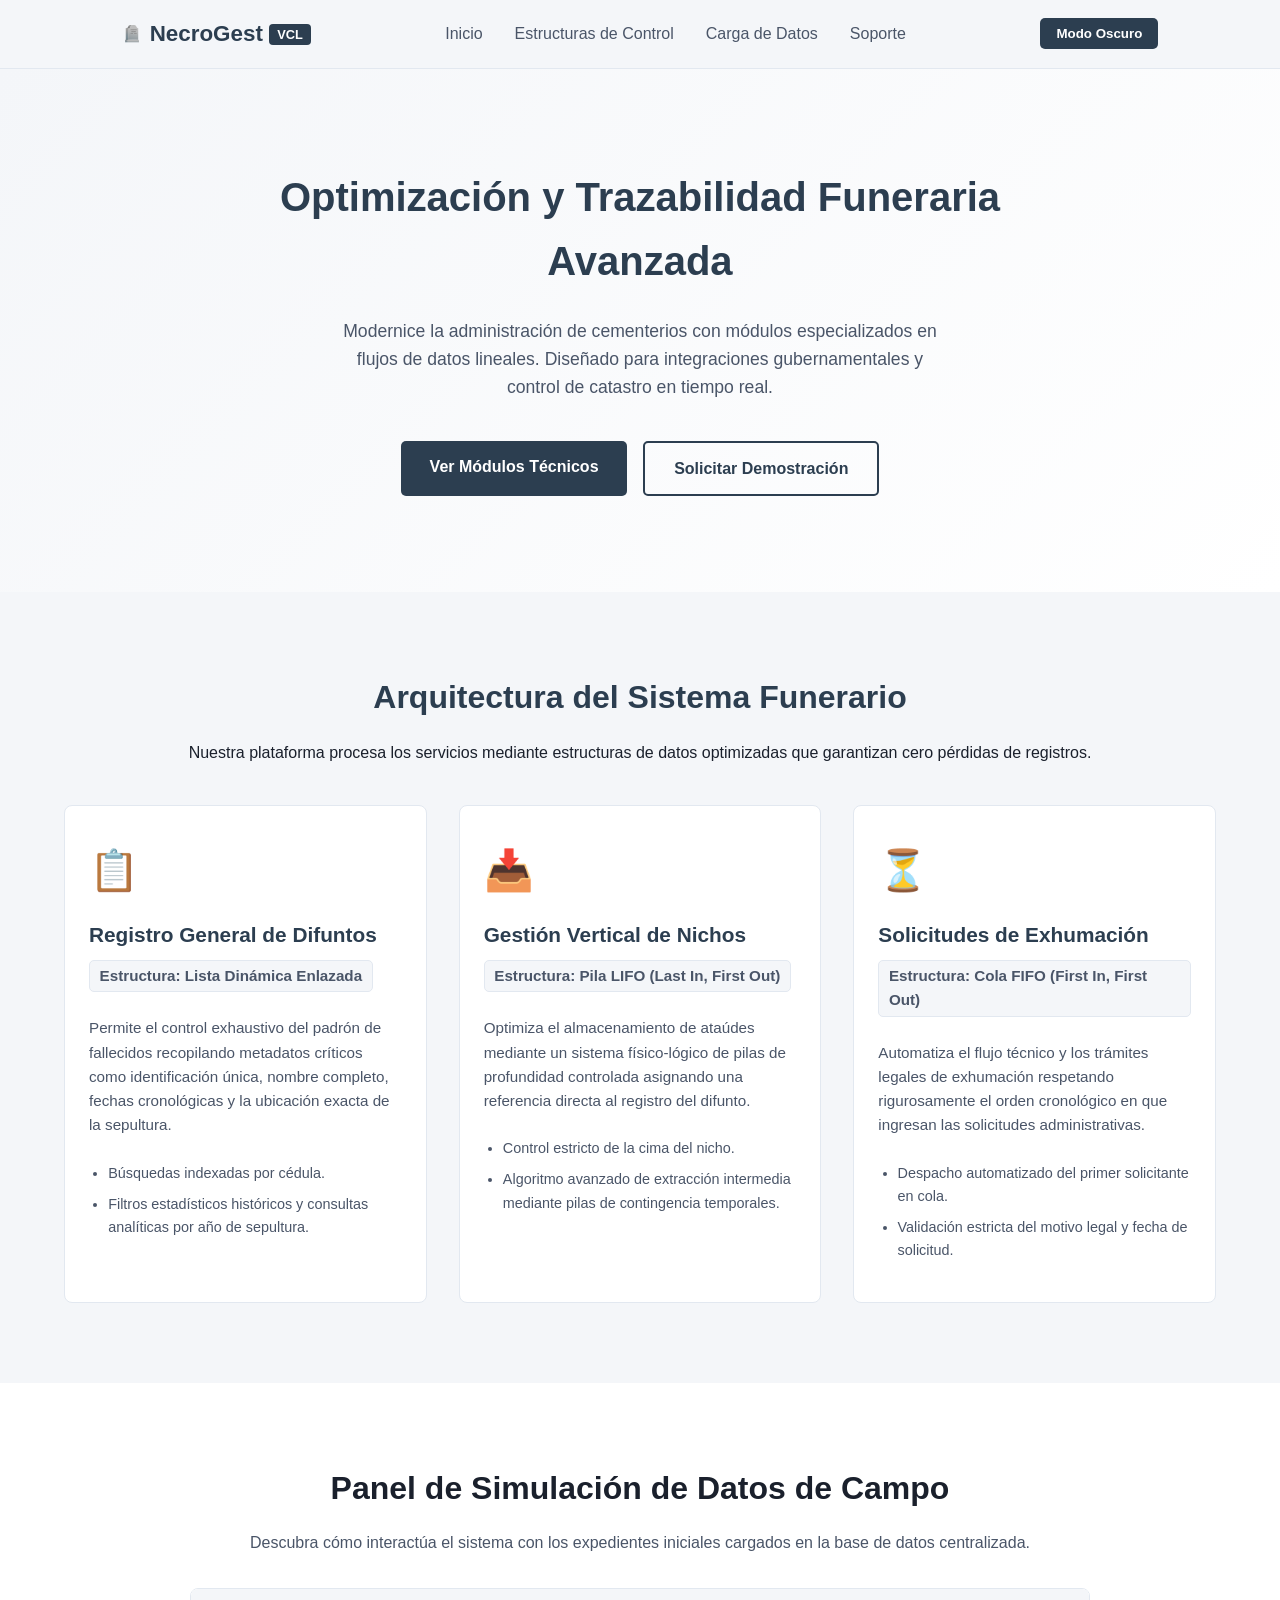
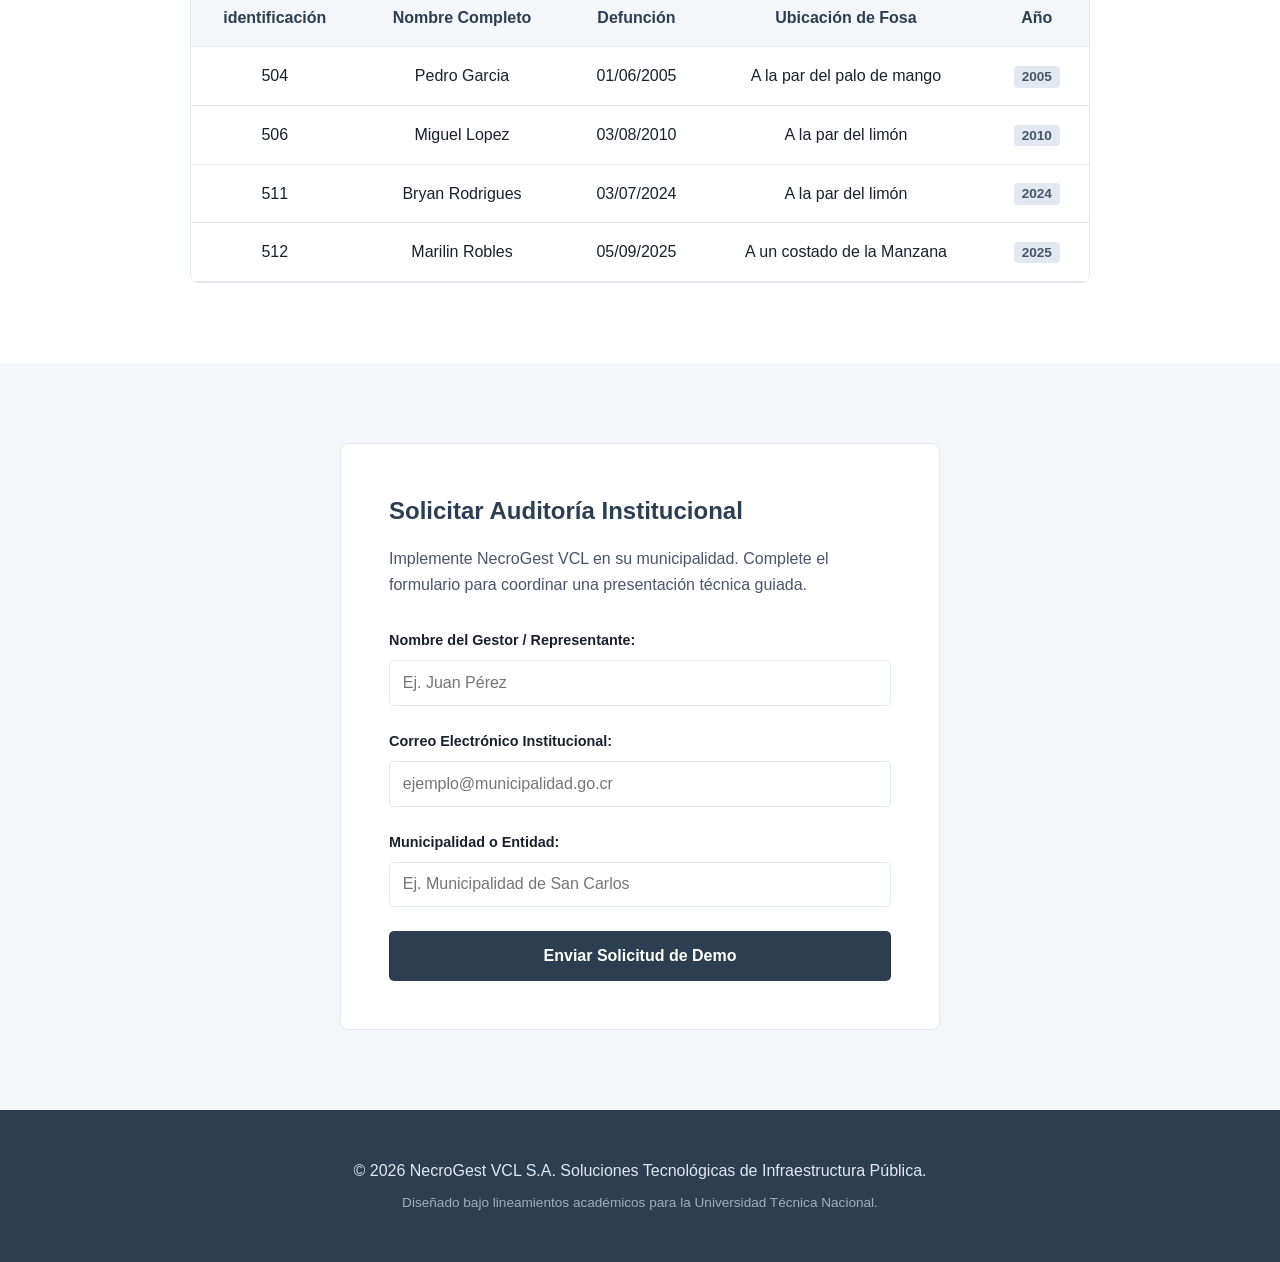
<file: lab01/index.html>
<!DOCTYPE html>
<html lang="es">
<head>
    <meta charset="UTF-8">
    <meta name="viewport" content="width=device-width, initial-scale=1.0">
    <title>NecroGest VCL | Sistema Integrado de Gestión para Camposantos</title>
    <link rel="stylesheet" href="css/styles.css">
    <script src="js/main.js" defer></script>
</head>
<body>

    <header>
        <div class="logo-container">
            <span class="logo-icon">🪦</span>
            <h1>NecroGest <span class="badge">VCL</span></h1>
        </div>
        <nav aria-label="Menú de navegación principal">
            <ul>
                <li><a href="#inicio">Inicio</a></li>
                <li><a href="#estructuras">Estructuras de Control</a></li>
                <li><a href="#datos">Carga de Datos</a></li>
                <li><a href="#contacto">Soporte</a></li>
            </ul>
        </nav>
        <button id="theme-toggle" class="btn-toggle" aria-label="Alternar contraste de color">Modo Oscuro</button>
    </header>

    <main>
        <section id="inicio" class="hero">
            <div class="hero-content">
                <h2>Optimización y Trazabilidad Funeraria Avanzada</h2>
                <p>Modernice la administración de cementerios con módulos especializados en flujos de datos lineales. Diseñado para integraciones gubernamentales y control de catastro en tiempo real.</p>
                <div class="hero-actions">
                    <a href="#estructuras" class="btn-primary">Ver Módulos Técnicos</a>
                    <a href="#contacto" class="btn-secondary">Solicitar Demostración</a>
                </div>
            </div>
        </section>

        <section id="estructuras" class="structures-section">
            <div class="section-header">
                <h2>Arquitectura del Sistema Funerario</h2>
                <p>Nuestra plataforma procesa los servicios mediante estructuras de datos optimizadas que garantizan cero pérdidas de registros.</p>
            </div>

            <div class="grid-container">
                <article class="card">
                    <div class="card-icon">📋</div>
                    <h3>Registro General de Difuntos</h3>
                    <p class="tech-tag">Estructura: Lista Dinámica Enlazada</p>
                    <p>Permite el control exhaustivo del padrón de fallecidos recopilando metadatos críticos como identificación única, nombre completo, fechas cronológicas y la ubicación exacta de la sepultura.</p>
                    <ul>
                        <li>Búsquedas indexadas por cédula.</li>
                        <li>Filtros estadísticos históricos y consultas analíticas por año de sepultura.</li>
                    </ul>
                </article>

                <article class="card">
                    <div class="card-icon">📥</div>
                    <h3>Gestión Vertical de Nichos</h3>
                    <p class="tech-tag">Estructura: Pila LIFO (Last In, First Out)</p>
                    <p>Optimiza el almacenamiento de ataúdes mediante un sistema físico-lógico de pilas de profundidad controlada asignando una referencia directa al registro del difunto.</p>
                    <ul>
                        <li>Control estricto de la cima del nicho.</li>
                        <li>Algoritmo avanzado de extracción intermedia mediante pilas de contingencia temporales.</li>
                    </ul>
                </article>

                <article class="card">
                    <div class="card-icon">⏳</div>
                    <h3>Solicitudes de Exhumación</h3>
                    <p class="tech-tag">Estructura: Cola FIFO (First In, First Out)</p>
                    <p>Automatiza el flujo técnico y los trámites legales de exhumación respetando rigurosamente el orden cronológico en que ingresan las solicitudes administrativas.</p>
                    <ul>
                        <li>Despacho automatizado del primer solicitante en cola.</li>
                        <li>Validación estricta del motivo legal y fecha de solicitud.</li>
                    </ul>
                </article>
            </div>
        </section>

        <section id="datos" class="data-section">
            <h2>Panel de Simulación de Datos de Campo</h2>
            <p>Descubra cómo interactúa el sistema con los expedientes iniciales cargados en la base de datos centralizada.</p>
            
            <div class="table-container">
                <table class="data-table">
                    <thead>
                        <tr>
                            <th>identificación</th>
                            <th>Nombre Completo</th>
                            <th>Defunción</th>
                            <th>Ubicación de Fosa</th>
                            <th>Año</th>
                        </tr>
                    </thead>
                    <tbody>
                        <tr>
                            <td>504</td>
                            <td>Pedro Garcia</td>
                            <td>01/06/2005</td>
                            <td>A la par del palo de mango</td>
                            <td><span class="year-badge">2005</span></td>
                        </tr>
                        <tr>
                            <td>506</td>
                            <td>Miguel Lopez</td>
                            <td>03/08/2010</td>
                            <td>A la par del limón</td>
                            <td><span class="year-badge">2010</span></td>
                        </tr>
                        <tr>
                            <td>511</td>
                            <td>Bryan Rodrigues</td>
                            <td>03/07/2024</td>
                            <td>A la par del limón</td>
                            <td><span class="year-badge">2024</span></td>
                        </tr>
                        <tr>
                            <td>512</td>
                            <td>Marilin Robles</td>
                            <td>05/09/2025</td>
                            <td>A un costado de la Manzana</td>
                            <td><span class="year-badge">2025</span></td>
                        </tr>
                    </tbody>
                </table>
            </div>
        </section>

        <section id="contacto" class="contact-section">
            <div class="contact-card">
                <h2>Solicitar Auditoría Institucional</h2>
                <p>Implemente NecroGest VCL en su municipalidad. Complete el formulario para coordinar una presentación técnica guiada.</p>
                
                <form action="#" method="POST" class="contact-form">
                    <div class="form-group">
                        <label for="nombre">Nombre del Gestor / Representante:</label>
                        <input type="text" id="nombre" name="nombre" required placeholder="Ej. Juan Pérez">
                    </div>
                    <div class="form-group">
                        <label for="email">Correo Electrónico Institucional:</label>
                        <input type="email" id="email" name="email" required placeholder="ejemplo@municipalidad.go.cr">
                    </div>
                    <div class="form-group">
                        <label for="organizacion">Municipalidad o Entidad:</label>
                        <input type="text" id="organizacion" name="organizacion" required placeholder="Ej. Municipalidad de San Carlos">
                    </div>
                    <button type="submit" class="btn-submit">Enviar Solicitud de Demo</button>
                </form>
            </div>
        </section>
    </main>

    <footer>
        <div class="footer-content">
            <p>&copy; 2026 NecroGest VCL S.A. Soluciones Tecnológicas de Infraestructura Pública.</p>
            <p class="footer-subtext">Diseñado bajo lineamientos académicos para la Universidad Técnica Nacional.</p>
        </div>
    </footer>

</body>
</html>
</file>
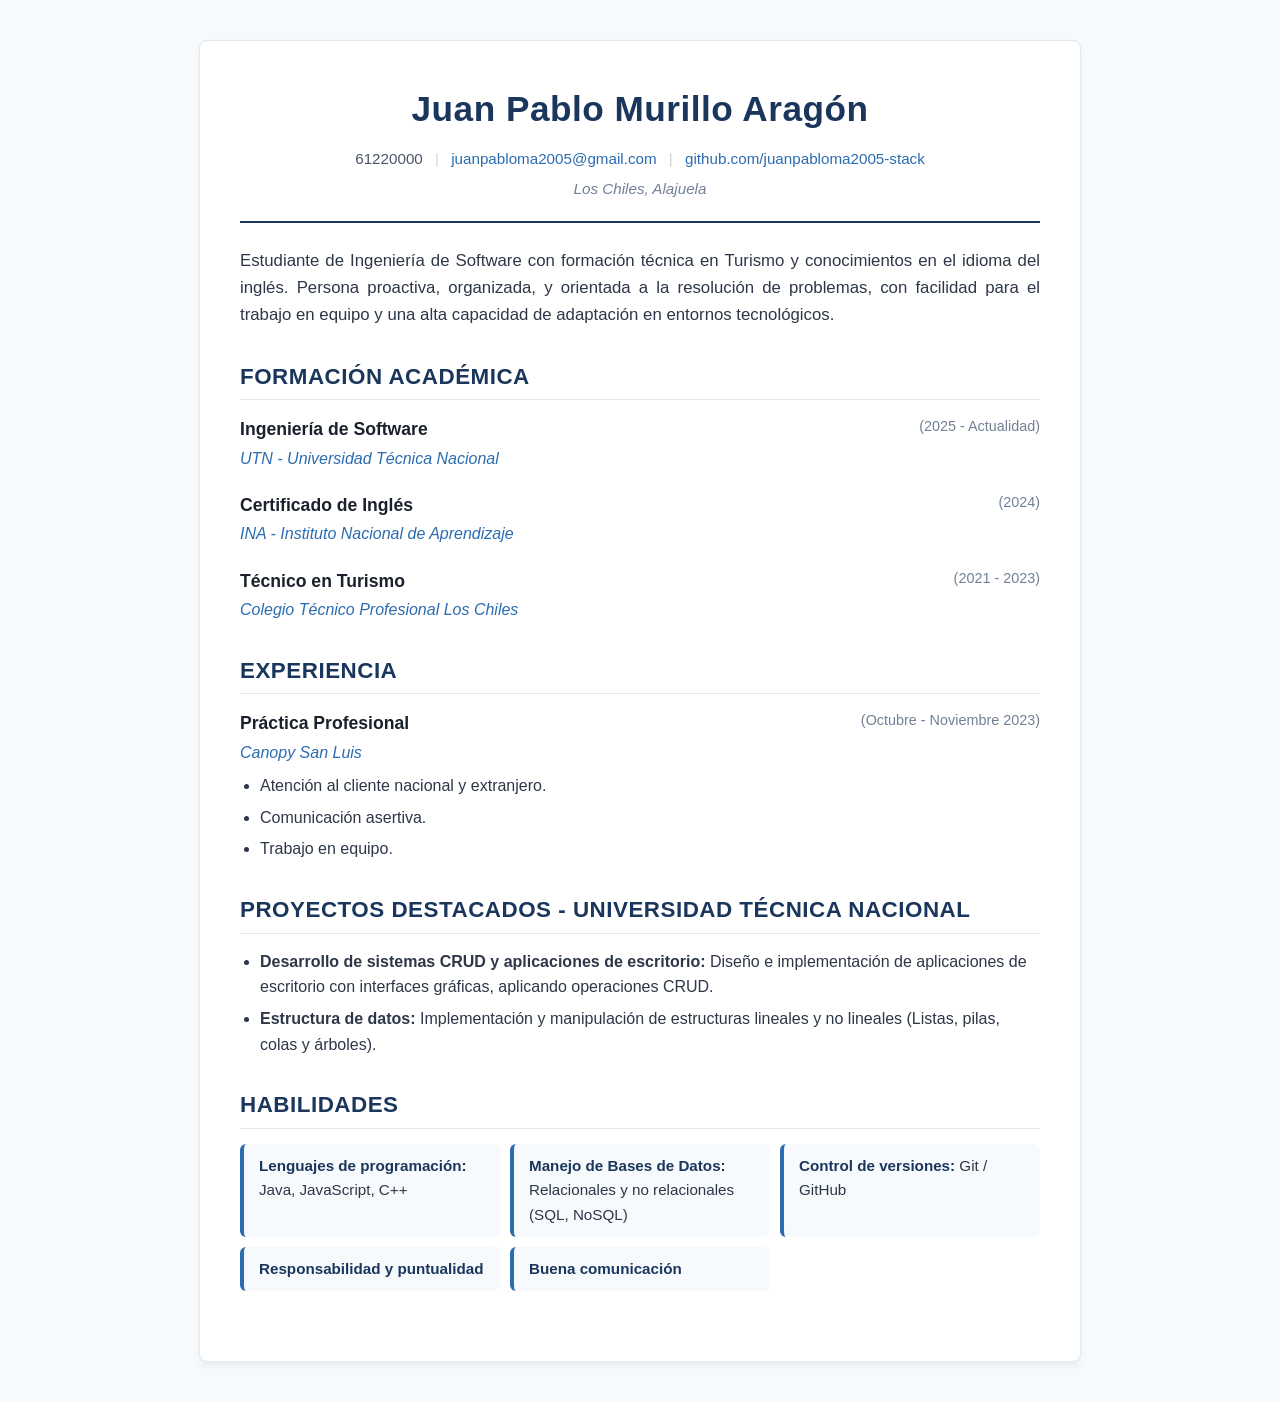
<file: Curriculum.html>
<!DOCTYPE html>
<html lang="es">
<head>
    <meta charset="UTF-8">
    <meta name="viewport" content="width=device-width, initial-scale=1.0">
    <title>CV - Juan Pablo Murillo Aragón</title>
    <style>
        :root {
            --primary-color: #1a365d;
            --secondary-color: #2b6cb0;
            --text-color: #2d3748;
            --bg-color: #f7fafc;
            --card-bg: #ffffff;
            --border-color: #e2e8f0;
        }

        body {
            font-family: 'Segoe UI', Tahoma, Geneva, Verdana, sans-serif;
            line-height: 1.6;
            background-color: var(--bg-color);
            color: var(--text-color);
            margin: 0;
            padding: 0;
        }

        .container {
            max-width: 800px;
            margin: 40px auto;
            background: var(--card-bg);
            padding: 40px;
            border-radius: 8px;
            box-shadow: 0 4px 6px rgba(0, 0, 0, 0.05);
            border: 1px solid var(--border-color);
        }

        header {
            text-align: center;
            border-bottom: 2px solid var(--primary-color);
            padding-bottom: 20px;
            margin-bottom: 25px;
        }

        header h1 {
            color: var(--primary-color);
            margin: 0 0 10px 0;
            font-size: 2.2rem;
            letter-spacing: 0.5px;
        }

        .contact-info {
            font-size: 0.95rem;
            color: #4a5568;
        }

        .contact-info a {
            color: var(--secondary-color);
            text-decoration: none;
            font-weight: 500;
        }

        .contact-info a:hover {
            text-decoration: underline;
        }

        .divider {
            margin: 0 8px;
            color: #cbd5e0;
        }

        .location {
            margin-top: 5px;
            font-style: italic;
            color: #718096;
        }

        .profile-summary {
            font-size: 1.05rem;
            text-align: justify;
            margin-bottom: 30px;
        }

        section {
            margin-bottom: 30px;
        }

        h2 {
            color: var(--primary-color);
            font-size: 1.4rem;
            border-bottom: 1px solid var(--border-color);
            padding-bottom: 5px;
            margin-bottom: 15px;
            text-transform: uppercase;
            letter-spacing: 0.5px;
        }

        .entry {
            margin-bottom: 20px;
        }

        .entry-title {
            font-weight: bold;
            font-size: 1.1rem;
            color: #1a202c;
            display: flex;
            justify-content: space-between;
            flex-wrap: wrap;
        }

        .entry-subtitle {
            font-style: italic;
            color: var(--secondary-color);
            margin: 2px 0 8px 0;
        }

        .date {
            font-weight: normal;
            font-size: 0.9rem;
            color: #718096;
        }

        ul {
            margin: 5px 0 0 0;
            padding-left: 20px;
        }

        li {
            margin-bottom: 6px;
        }

        .skills-list {
            list-style-type: none;
            padding: 0;
            display: grid;
            grid-template-columns: repeat(auto-fill, minmax(240px, 1fr));
            gap: 10px;
        }

        .skills-list li {
            background: var(--bg-color);
            padding: 10px 15px;
            border-radius: 6px;
            border-left: 4px solid var(--secondary-color);
            margin: 0;
            font-size: 0.95rem;
        }

        .skills-list strong {
            color: var(--primary-color);
        }

        @media (max-width: 600px) {
            .container {
                margin: 10px;
                padding: 20px;
            }
            header h1 {
                font-size: 1.8rem;
            }
            .entry-title {
                flex-direction: column;
            }
            .date {
                margin-top: 2px;
            }
        }
    </style>
</head>
<body>

<div class="container">

    <header>
        <h1>Juan Pablo Murillo Aragón</h1>
        <div class="contact-info">
            <span>61220000</span>
            <span class="divider">|</span>
            <a href="mailto:juanpabloma2005@gmail.com">juanpabloma2005@gmail.com</a>
            <span class="divider">|</span>
            <a href="https://github.com/juanpabloma2005-stack" target="_blank">github.com/juanpabloma2005-stack</a>
            <div class="location">Los Chiles, Alajuela</div>
        </div>
    </header>

    <div class="profile-summary">
        Estudiante de Ingeniería de Software con formación técnica en Turismo y conocimientos en el idioma del inglés. Persona proactiva, organizada, y orientada a la resolución de problemas, con facilidad para el trabajo en equipo y una alta capacidad de adaptación en entornos tecnológicos.
    </div>

    <section>
        <h2>Formación Académica</h2>
        
        <div class="entry">
            <div class="entry-title">
                <span>Ingeniería de Software</span>
                <span class="date">(2025 - Actualidad)</span>
            </div>
            <div class="entry-subtitle">UTN - Universidad Técnica Nacional</div>
        </div>

        <div class="entry">
            <div class="entry-title">
                <span>Certificado de Inglés</span>
                <span class="date">(2024)</span>
            </div>
            <div class="entry-subtitle">INA - Instituto Nacional de Aprendizaje</div>
        </div>

        <div class="entry">
            <div class="entry-title">
                <span>Técnico en Turismo</span>
                <span class="date">(2021 - 2023)</span>
            </div>
            <div class="entry-subtitle">Colegio Técnico Profesional Los Chiles</div>
        </div>
    </section>

    <section>
        <h2>Experiencia</h2>
        
        <div class="entry">
            <div class="entry-title">
                <span>Práctica Profesional</span>
                <span class="date">(Octubre - Noviembre 2023)</span>
            </div>
            <div class="entry-subtitle">Canopy San Luis</div>
            <ul>
                <li>Atención al cliente nacional y extranjero.</li>
                <li>Comunicación asertiva.</li>
                <li>Trabajo en equipo.</li>
            </ul>
        </div>
    </section>

    <section>
        <h2>Proyectos Destacados - Universidad Técnica Nacional</h2>
        
        <div class="entry">
            <ul>
                <li><strong>Desarrollo de sistemas CRUD y aplicaciones de escritorio:</strong> Diseño e implementación de aplicaciones de escritorio con interfaces gráficas, aplicando operaciones CRUD.</li>
                <li><strong>Estructura de datos:</strong> Implementación y manipulación de estructuras lineales y no lineales (Listas, pilas, colas y árboles).</li>
            </ul>
        </div>
    </section>

    <section>
        <h2>Habilidades</h2>
        <ul class="skills-list">
            <li><strong>Lenguajes de programación:</strong> Java, JavaScript, C++</li>
            <li><strong>Manejo de Bases de Datos:</strong> Relacionales y no relacionales (SQL, NoSQL)</li>
            <li><strong>Control de versiones:</strong> Git / GitHub</li>
            <li><strong>Responsabilidad y puntualidad</strong></li>
            <li><strong>Buena comunicación</strong></li>
        </ul>
    </section>

</div>

</body>
</html>
</file>
<file: lab01/css/styles.css>
/* ==========================================================================
   1. VARIABLES Y CONFIGURACIÓN GLOBAL (Reset & Accesibilidad)
   ========================================================================== */
:root {
    /* Paleta Institucional / Gubernamental Elegante */
    --bg-principal: #ffffff;
    --bg-secundario: #f4f6f9;
    --texto-principal: #1a202c;
    --texto-secundario: #4a5568;
    --primario: #2c3e50; /* Azul oscuro institucional */
    --primario-hover: #1a252f;
    --acentuado: #7f8c8d;
    --borde: #e2e8f0;
    --blanco: #ffffff;
    --fuente: 'Segoe UI', Tahoma, Geneva, Verdana, sans-serif;
}

/* Variables para el Modo Oscuro (Se activarán mediante JS) */
[data-theme="dark"] {
    --bg-principal: #121824;
    --bg-secundario: #1a2333;
    --texto-principal: #f7fafc;
    --texto-secundario: #cbd5e0;
    --primario: #3182ce; /* Azul más brillante para contraste */
    --primario-hover: #63b3ed;
    --borde: #2d3748;
}

* {
    margin: 0;
    padding: 0;
    box-sizing: border-box;
}

html {
    scroll-behavior: smooth;
    font-family: var(--fuente);
    color: var(--texto-principal);
    background-color: var(--bg-principal);
    line-height: 1.6;
}

/* Indicador visual de accesibilidad para navegación por teclado */
a:focus-visible, button:focus-visible, input:focus-visible {
    outline: 3px solid var(--primario);
    outline-offset: 2px;
}

/* ==========================================================================
   1. ESTILOS BASE: ORIENTADOS A MOBILE (Pantallas < 768px)
   ========================================================================== */

header {
    background-color: var(--bg-secundario);
    border-bottom: 1px solid var(--borde);
    padding: 1rem 5%;
    position: sticky;
    top: 0;
    z-index: 1000;
    
    display: flex;
    flex-direction: column;
    gap: 1.2rem;
    text-align: center;
    align-items: center;
}

.logo-container {
    display: flex;
    align-items: center;
    gap: 0.5rem;
}

.logo-container h1 {
    font-size: 1.2rem; 
    color: var(--primario);
}

.badge {
    font-size: 0.8rem;
    background-color: var(--primario);
    color: var(--blanco);
    padding: 0.2rem 0.5rem;
    border-radius: 4px;
    vertical-align: middle;
}

nav ul {
    display: flex;
    flex-direction: row; 
    list-style: none;
    gap: 0.8rem;
}

nav a {
    text-decoration: none;
    color: var(--texto-secundario);
    font-weight: 500;
    transition: color 0.3s ease;
}

nav a:hover {
    color: var(--primario);
}

.btn-toggle {
    background-color: var(--primario);
    color: var(--blanco);
    border: none;
    padding: 0.5rem 1rem;
    border-radius: 5px;
    cursor: pointer;
    font-weight: 600;
    transition: background-color 0.3s;
}

.btn-toggle:hover {
    background-color: var(--primario-hover);
}

/* Sección Hero en móvil */
.hero {
    padding: 4rem 5%; /* Padding reducido */
    text-align: center;
    background: linear-gradient(135deg, var(--bg-secundario) 0%, var(--bg-principal) 100%);
}

.hero h2 {
    font-size: 1.8rem; /* Fuente más pequeña */
    color: var(--primario);
    margin-bottom: 1.5rem;
    max-width: 800px;
    margin-left: auto;
    margin-right: auto;
}

.hero p {
    font-size: 1.1rem;
    color: var(--texto-secundario);
    max-width: 600px;
    margin: 0 auto 2.5rem auto;
}

.hero-actions {
    display: flex;
    flex-direction: column; 
    gap: 0.8rem;
}

.btn-primary, .btn-secondary {
    text-decoration: none;
    padding: 0.8rem 1.8rem;
    border-radius: 5px;
    font-weight: 600;
    transition: all 0.3s ease;
    text-align: center;
}

.btn-primary {
    background-color: var(--primario);
    color: var(--blanco);
}

.btn-primary:hover {
    background-color: var(--primario-hover);
}

.btn-secondary {
    background-color: transparent;
    color: var(--primario);
    border: 2px solid var(--primario);
}

.btn-secondary:hover {
    background-color: var(--primario);
    color: var(--blanco);
}

/* Características en móvil */
.structures-section {
    padding: 4rem 5%;
    background-color: var(--bg-secundario);
}

.section-header {
    text-align: center;
    margin-bottom: 2.5rem;
}

.section-header h2 {
    font-size: 1.8rem;
    color: var(--primario);
    margin-bottom: 1rem;
}

/* Grid en 1 sola columna para móviles */
.grid-container {
    display: grid;
    grid-template-columns: 1fr; 
    gap: 1.5rem;
}

.card {
    background-color: var(--bg-principal);
    border: 1px solid var(--borde);
    border-radius: 8px;
    padding: 2rem 1.5rem;
    transition: transform 0.3s ease, box-shadow 0.3s ease;
}

.card:hover {
    transform: translateY(-5px);
    box-shadow: 0 10px 20px rgba(0,0,0,0.05);
}

.card-icon {
    font-size: 2.5rem;
    margin-bottom: 1rem;
}

.card h3 {
    font-size: 1.3rem;
    margin-bottom: 0.5rem;
    color: var(--primario);
}

.tech-tag {
    display: inline-block;
    font-size: 0.75rem;
    background-color: var(--bg-secundario);
    color: var(--texto-secundario);
    padding: 0.2rem 0.6rem;
    border-radius: 5px;
    font-weight: 600;
    border: 1px solid var(--borde);
    margin-bottom: 1rem;
}

.card p {
    color: var(--texto-secundario);
    font-size: 0.95rem;
    margin-bottom: 1.5rem;
}

.card ul {
    padding-left: 1.2rem;
    color: var(--texto-secundario);
    font-size: 0.9rem;
}

.card li {
    margin-bottom: 0.5rem;
}

/* Tabla de Datos en móvil */
.data-section {
    padding: 4rem 5%;
    text-align: center;
}

.data-section h2 {
    font-size: 1.8rem;
    margin-bottom: 1rem;
}

.data-section p {
    color: var(--texto-secundario);
    margin-bottom: 2rem;
}

.table-container {
    overflow-x: auto; /* Scroll horizontal preventivo para celulares */
    max-width: 900px;
    margin: 0 auto;
    border: 1px solid var(--borde);
    border-radius: 8px;
}

.data-table {
    width: 100%;
    border-collapse: collapse;
    text-align: center;
    background-color: var(--bg-principal);
}

.data-table th, .data-table td {
    padding: 1rem 1.5rem;
    border-bottom: 1px solid var(--borde);
}

.data-table th {
    background-color: var(--bg-secundario);
    color: var(--primario);
    font-weight: 600;
}

.year-badge {
    background-color: #e2e8f0;
    color: #4a5568;
    padding: 0.2rem 0.5rem;
    border-radius: 4px;
    font-size: 0.85rem;
    font-weight: 600;
}

/* Formulario en móvil */
.contact-section {
    padding: 4rem 5%;
    background-color: var(--bg-secundario);
}

.contact-card {
    max-width: 600px;
    margin: 0 auto;
    background-color: var(--bg-principal);
    border: 1px solid var(--borde);
    border-radius: 8px;
    padding: 2rem 1.5rem;
}

.contact-card h2 {
    margin-bottom: 1rem;
    color: var(--primario);
}

.contact-card p {
    color: var(--texto-secundario);
    margin-bottom: 2rem;
}

.form-group {
    margin-bottom: 1.5rem;
    text-align: left;
}

.form-group label {
    display: block;
    font-weight: 600;
    margin-bottom: 0.5rem;
    font-size: 0.9rem;
}

.form-group input {
    width: 100%;
    padding: 0.8rem;
    border: 1px solid var(--borde);
    border-radius: 5px;
    background-color: var(--bg-principal);
    color: var(--texto-principal);
    font-size: 1rem;
    transition: border-color 0.3s;
}

.form-group input:focus {
    outline: none;
    border-color: var(--primario);
}

.btn-submit {
    width: 100%;
    background-color: var(--primario);
    color: var(--blanco);
    border: none;
    padding: 1rem;
    border-radius: 5px;
    font-size: 1rem;
    font-weight: 600;
    cursor: pointer;
    transition: background-color 0.3s;
}

.btn-submit:hover {
    background-color: var(--primario-hover);
}

footer {
    background-color: var(--primario);
    color: #e2e8f0;
    padding: 3rem 5%;
    text-align: center;
}

.footer-subtext {
    font-size: 0.85rem;
    color: #a0aec0;
    margin-top: 0.5rem;
}


/* ==========================================================================
   2. BREAKPOINT TABLET (Pantallas de 768px en adelante)
   ========================================================================== */
@media (min-width: 768px) {
    nav ul {
        gap: 2rem;
    }

    /* Los botones del hero se alinean lado a lado */
    .hero-actions {
        flex-direction: row;
        justify-content: center;
        gap: 1rem;
    }

    /* Las tarjetas pasan a organizarse en 2 columnas */
    .grid-container {
        grid-template-columns: repeat(2, 1fr);
        gap: 2rem;
    }

    /* Ajustes progresivos de tamaño de fuentes y padding */
    .hero {
        padding: 5rem 5%;
    }

    .hero h2 {
        font-size: 2.1rem;
    }

    .contact-card {
        padding: 3rem;
    }
}


/* ==========================================================================
   3. BREAKPOINT DESKTOP (Pantallas de 1024px en adelante)
   ========================================================================== */
@media (min-width: 1024px) {
    header {
        flex-direction: row;
        justify-content: space-around;
        padding: 1rem 5%;
    }

    .logo-container h1 {
        font-size: 1.4rem;
    }

    nav ul {
        gap: 2rem;
    }

    /* El hero toma dimensiones completas */
    .hero {
        padding: 6rem 5%;
    }

    .hero h2 {
        font-size: 2.5rem;
    }

    /* Las tarjetas pasan a su layout de 3 columnas iguales */
    .grid-container {
        grid-template-columns: repeat(3, 1fr);
    }

    .structures-section, .data-section, .contact-section {
        padding: 5rem 5%;
    }

    .section-header h2, .data-section h2 {
        font-size: 2rem;
    }
}
</file>
